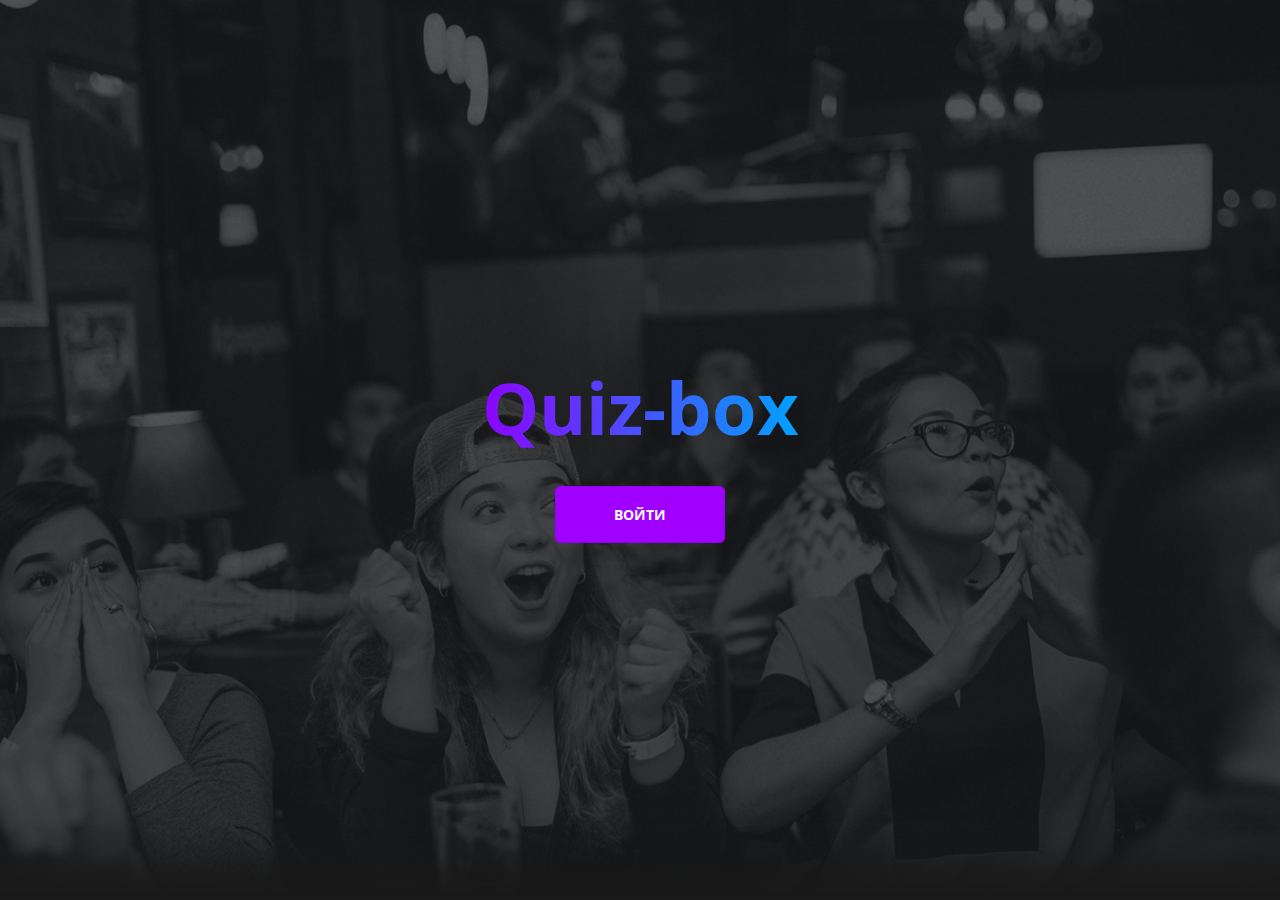
<file: index.html>
<!DOCTYPE html>
<html lang="ru">

<head>
    <meta charset="UTF-8">
    <meta http-equiv="X-UA-Compatible" content="IE=edge">
    <meta name="viewport" content="width=device-width, initial-scale=1.0">
    <link rel="stylesheet" href="./css/main.css">
    <title>Quiz-box</title>
</head>

<body class="main-body">
    <div class="wrapper welcome">
        <div class="welcome__content">
            <a href="#" class="logo welcome__logo">Quiz-box
            </a>
            <a href="./main.html" class=" btn welcome__btn">Войти</a>
        </div>

    </div>
</body>

</html>
</file>
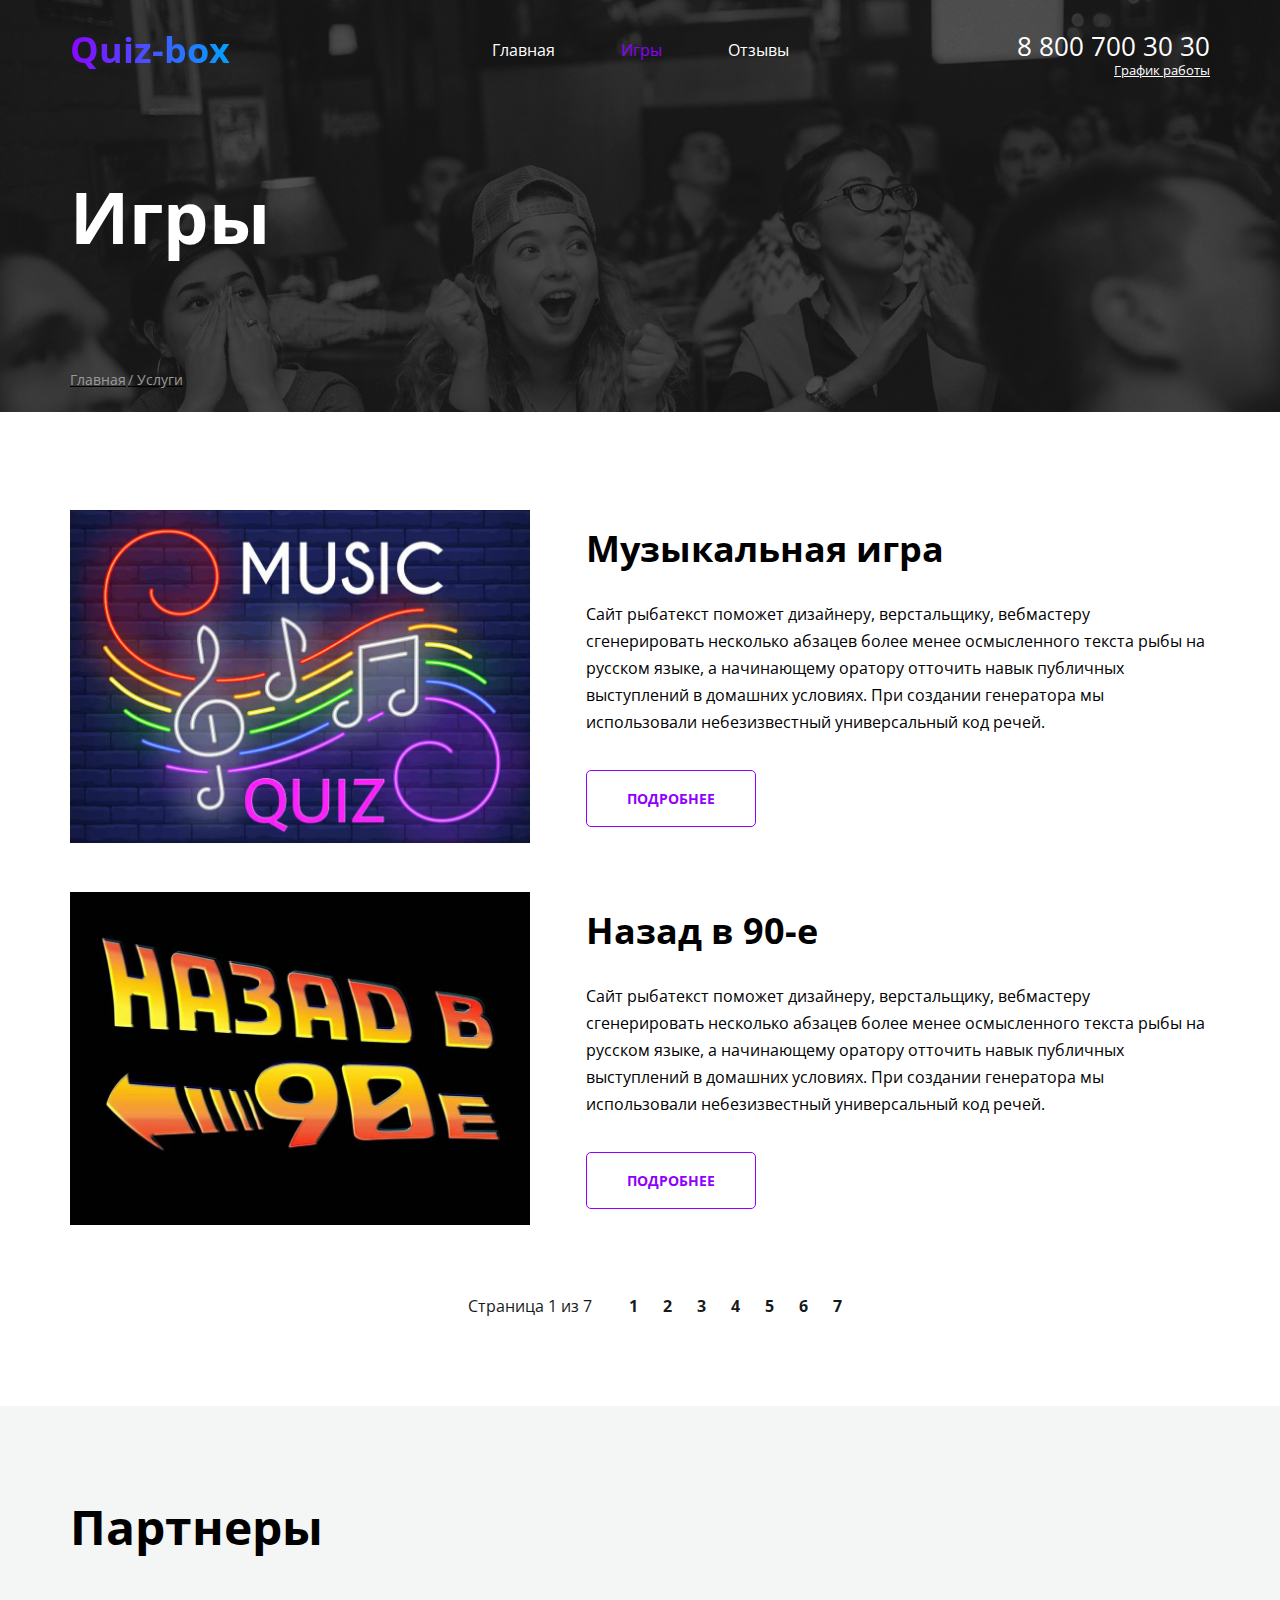
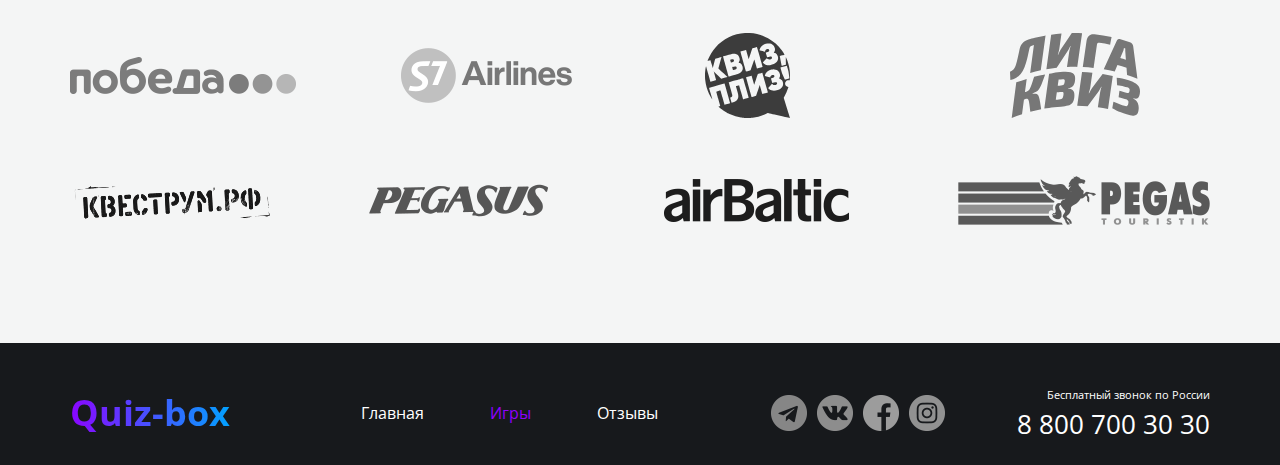
<file: games.html>
<!DOCTYPE html>
<html lang="ru">

<head>
    <meta charset="UTF-8">
    <meta http-equiv="X-UA-Compatible" content="IE=edge">
    <meta name="viewport" content="width=device-width, initial-scale=1.0">
    <link rel="stylesheet" href="./css/main.css">
    <title>Quiz-box</title>
</head>

<body>
    <div class=" wrapper wrapper-games">
        <section class="top-line">
            <header class="header header--shoulders">
                <div class=" container header__container">
                    <a href="./main.html" class="logo header__logo">Quiz-box
                    </a>
                    <nav class="nav-bar header__nav-bar">
                        <ul class="menu header__menu">
                            <li class="menu__item">
                                <a class="menu__link" href="./main.html">Главная</a>
                            </li>
                            <li class="menu__item">
                                <a class="menu__link active" href="./games.html">Игры</a>
                            </li>
                            <li class="menu__item">
                                <a class="menu__link" href="./reviews.html">Отзывы</a>
                            </li>
                        </ul>
                    </nav>
                    <address class="contacts header__contacts games__contacts">
                        <a href="tel:88007003030" class="contacts__phone">8 800 700 30 30</a>
                        <p class="contacts__shedule">График работы
                        </p>
                        <ul class='submenu'>
                            <li class="submenu__work-time">пн-вс: 09:00 - 20:00</li>
                            <li class="submenu__lanch">Обед: 14:00-14:30</li>
                        </ul>
                    </address>
                </div>
            </header>
            <div class="top-line__content container">
                <h1 class="top-line__title">Игры</h1>
                <div class="breadcrumps">
                    <ul class="breadcrumps__list">
                        <li><a href="./index.html" class="breadcrumps__item first-item">Главная</a></li>
                        <li><a href="./games.html" class="breadcrumps__item">Услуги</a></li>
                    </ul>
                </div>

            </div>
        </section>
        <section class="games">
            <div class="container">
                <ul class="games__list">
                    <li class="games__item">
                        <div class="games__header">
                            <img src="./img/music-quiz1.png" alt="" class="games__img ">
                        </div>
                        <div class="games__content">
                            <h3 class="games__title">Музыкальная игра</h3>

                            <p class="games__desc">
                                Сайт рыбатекст поможет дизайнеру, верстальщику, вебмастеру сгенерировать несколько
                                абзацев более менее осмысленного текста рыбы на русском языке, а начинающему оратору
                                отточить навык публичных выступлений в домашних условиях. При создании генератора мы
                                использовали небезизвестный универсальный код речей.
                            </p>
                            <button class="games__button btn ">Подробнее</button>
                        </div>
                    </li>
                    <li class="games__item">
                        <div class="games__header">
                            <img src="./img/bacto90.png" alt="" class="games__img">
                        </div>
                        <div class="games__content">
                            <h3 class="games__title">Назад в 90-е</h3>
                            <p class="games__desc">
                                Сайт рыбатекст поможет дизайнеру, верстальщику, вебмастеру сгенерировать несколько
                                абзацев более менее осмысленного текста рыбы на русском языке, а начинающему оратору
                                отточить навык публичных выступлений в домашних условиях. При создании генератора мы
                                использовали небезизвестный универсальный код речей.
                            </p>
                            <button class="games__button btn ">Подробнее</button>
                        </div>
                    </li>
                </ul>
            </div>

            <div class="nav-menu nav-menu--theme-games nav-menu--theme-dark">
                <p class="nav-menu__info">Страница 1 из 7</p>
                <ul class="nav-menu__list">
                    <li class="nav-menu__item"><a class='nav-menu__link' href="1">1</a></li>
                    <li class="nav-menu__item"><a class='nav-menu__link' href="2">2</a></li>
                    <li class="nav-menu__item"><a class='nav-menu__link' href="3">3</a></li>
                    <li class="nav-menu__item"><a class='nav-menu__link' href="4">4</a></li>
                    <li class="nav-menu__item"><a class='nav-menu__link' href="5">5</a></li>
                    <li class="nav-menu__item"><a class='nav-menu__link' href="6">6</a></li>
                    <li class="nav-menu__item"><a class='nav-menu__link' href="7">7</a></li>
                </ul>
            </div>
        </section>
        <section class="partners">
            <div class="container partners__container">
                <h2 class="partners__title">Партнеры</h2>

                <ul class="partners__list">
                    <li class="partners__item">

                        <a href="" class="partners__link">
                            <img src="./img/partners-logos/pobeda.png" alt="pobeda" class="partners__logo">
                        </a>
                    </li>
                    <li class="partners__item">
                        <a href="" class="partners__link">
                            <img src="./img/partners-logos/s7-airlines.png" alt="s7-airlines" class="partners__logo">
                        </a>
                    </li>
                    <li class="partners__item">
                        <a href="" class="partners__link">
                            <img src="./img/partners-logos/quiz-please.svg" alt="quiz-please" class="partners__logo">
                        </a>
                    </li>
                    <li class="partners__item">
                        <a href="" class="partners__link">
                            <img src="./img/partners-logos/liga-quiz.svg" alt="liga-quiz" class="partners__logo">
                        </a>
                    </li>
                    <li class="partners__item">
                        <a href="" class="partners__link">
                            <img src="./img/partners-logos/quest-room.png" alt="quest-room" class="partners__logo">
                        </a>
                    </li>
                    <li class="partners__item">
                        <a href="" class="partners__link partners__link--pegasus ">
                            <img src="./img/partners-logos/pegasus.png" class="partners__logo">
                        </a>
                    </li>
                    <li class="partners__item">
                        <a href="" class="partners__link">
                            <img src="./img/partners-logos/airbaltic.png" alt="airbaltic" class="partners__logo">
                        </a>
                    </li>
                    <li class="partners__item">
                        <a href="" class="partners__link">
                            <img src="./img/partners-logos/pegas.png" alt="pegas" class="partners__logo">
                        </a>
                    </li>
                </ul>

            </div>
        </section>
        <footer class="footer">
            <div class="container  footer--shoulders">
                <a href="./index.html" class="logo footer__logo">Quiz-box
                </a>
                <nav class="nav-bar footer__nav-bar">
                    <ul class="menu footer__menu">
                        <li class="menu__item">
                            <a class="menu__link" href="./main.html">Главная</a>
                        </li>
                        <li class="menu__item">
                            <a class="menu__link active " href="./games.html">Игры</a>
                        </li>
                        <li class="menu__item">
                            <a class="menu__link " href="./reviews.html">Отзывы</a>
                        </li>
                    </ul>
                </nav>
                <div class="socials footer__socials">
                    <ul class="socials__list">
                        <li class="socials__item">
                            <a class="socials__link socials__link--tg" href="">
                                <img class="socials__icon ">
                            </a>
                        </li>
                        <li class="socials__item">
                            <a class="socials__link socials__link--vk" href="">
                                <img class="socials__icon">
                            </a>
                        </li>
                        <li class="socials__item">
                            <a class="socials__link socials__link--fb" href="">
                                <img class="socials__icon">
                            </a>
                        </li>
                        <li class="socials__item">
                            <a class="socials__link socials__link--ig" href="">
                                <img class="socials__icon">
                            </a>
                        </li>
                    </ul>
                </div>

                <address class="contacts footer__contacts">
                    <p class="contacts__info">Бесплатный звонок по России</p>
                    <a href="tel:88007003030" class="contacts__phone">8 800 700 30 30</a>

                </address>
            </div>
        </footer>

    </div>
</body>

</html>
</file>
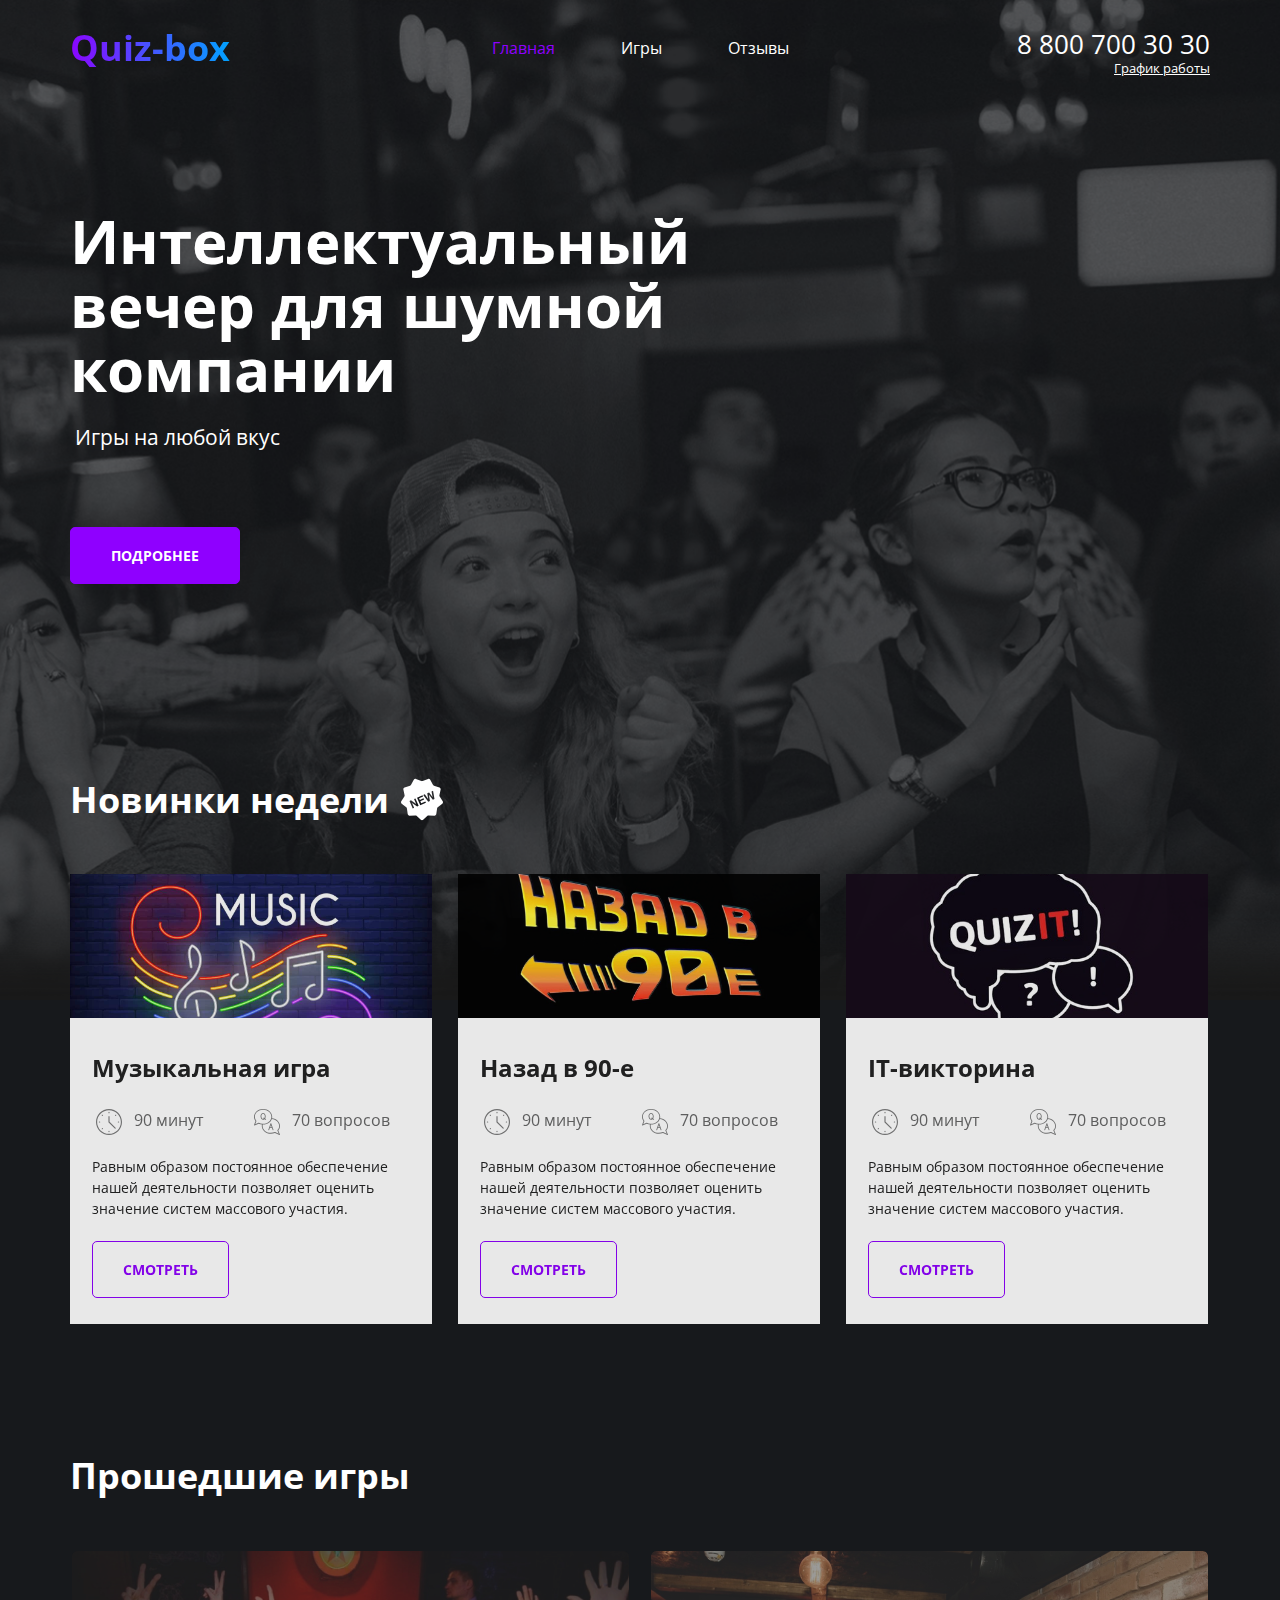
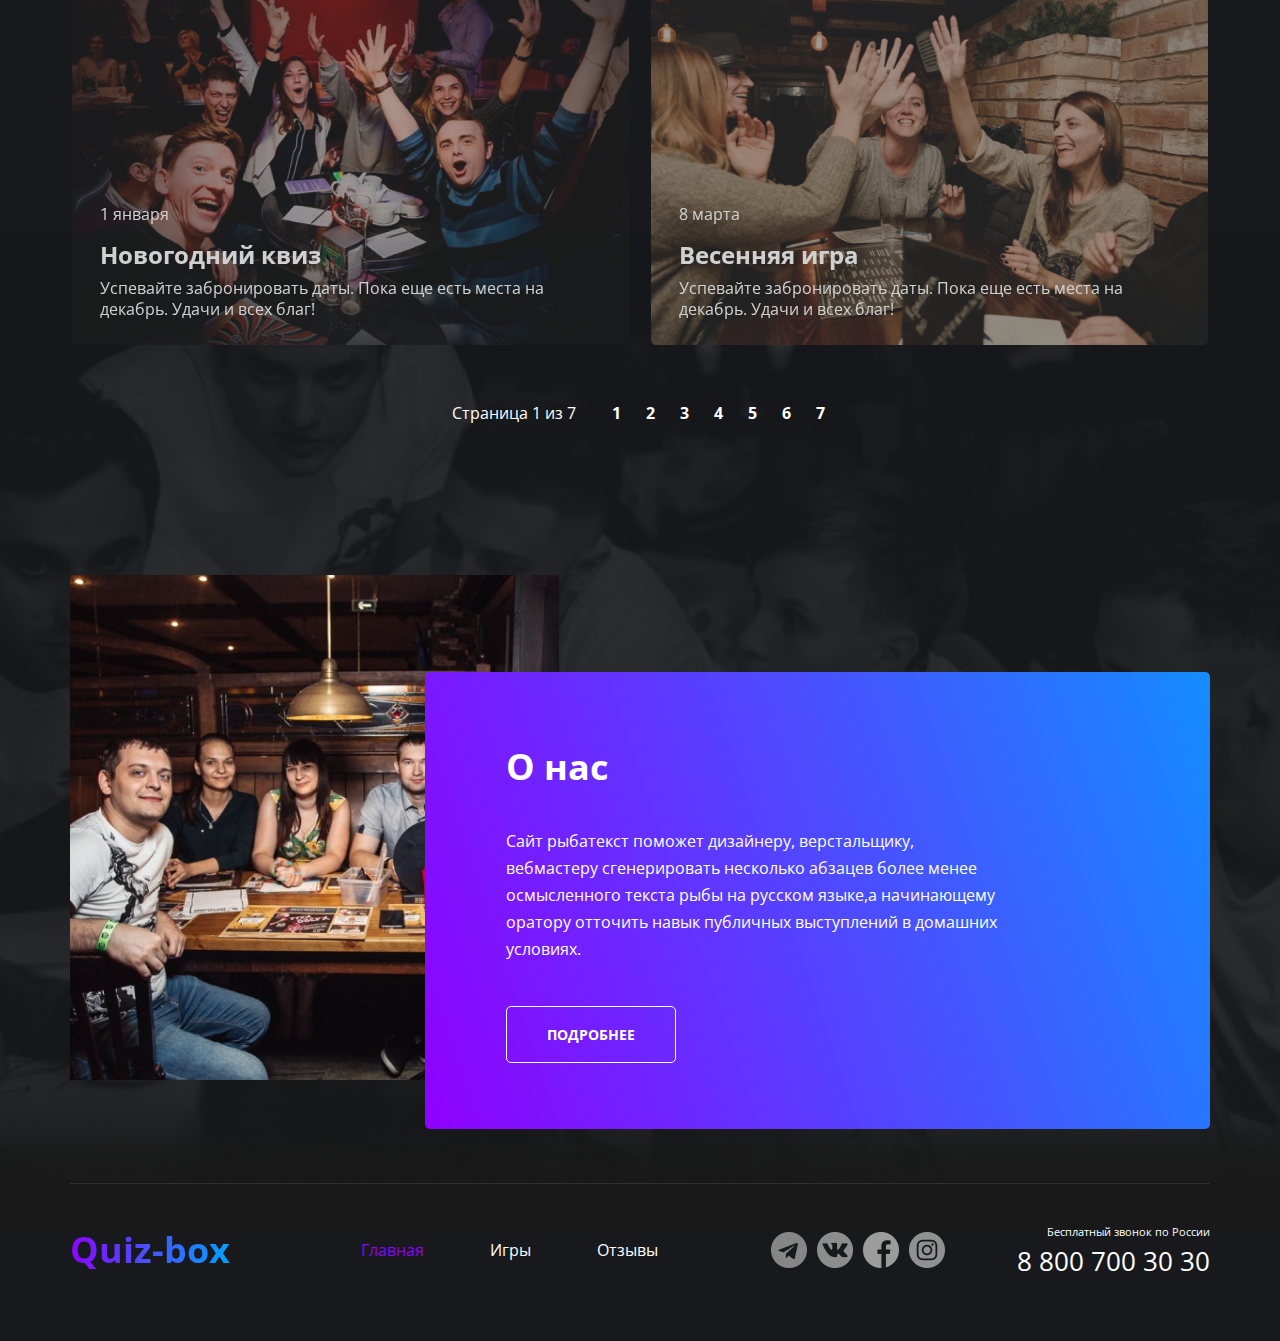
<file: main.html>
<!DOCTYPE html>
<html lang="ru">

<head>
    <meta charset="UTF-8">
    <meta http-equiv="X-UA-Compatible" content="IE=edge">
    <meta name="viewport" content="width=device-width, initial-scale=1.0">
    <link rel="stylesheet" href="./css/main.css">

    <title>Quiz-box</title>
</head>

<body class="main-body">
    <div class="wrapper wrapper__main">
        <section class="hero">
            <header class="header">
                <div class="container header__container">
                    <a href="./index.html" class="logo header__logo">Quiz-box
                    </a>
                    <nav class="nav-bar header__nav-bar">
                        <ul class="menu">
                            <li class="menu__item">
                                <a class="menu__link active" href="./main.html">Главная</a>
                            </li>
                            <li class="menu__item">
                                <a class="menu__link" href="./games.html">Игры</a>
                            </li>
                            <li class="menu__item">
                                <a class="menu__link" href="./reviews.html">Отзывы</a>
                            </li>
                        </ul>
                    </nav>
                    <address class="contacts header__contacts games__contacts">
                        <a href="tel:88007003030" class="contacts__phone">8 800 700 30 30</a>
                        <p class="contacts__shedule">График работы
                        </p>
                        <ul class='submenu'>
                            <li class="submenu__work-time">пн-вс: 09:00 - 20:00</li>
                            <li class="submenu__lanch">Обед: 14:00-14:30</li>
                        </ul>
                    </address>
                </div>
            </header>
            <div class="hero__content container">
                <h1 class="hero__title">Интеллектуальный вечер для шумной компании</h1>
                <p class="hero__text">Игры на любой вкус</p>
                <button class="hero__button btn">Подробнее</button>
            </div>
        </section>
        <section class="week-news">
            <div class="container">
                <h2 class="week-news__main-title">Новинки недели
                    <img class='week-news__ico' src="./img/svg/Group.svg" alt="">
                </h2>
                <ul class="week-news__list">
                    <li class="week-news__item">
                        <div class="week-news__header">
                            <img src="./img/music-quiz1.png" alt="" class="week-news__img week-news_object-position">
                        </div>
                        <div class="week-news__content">
                            <h3 class="week-news__title">Музыкальная игра</h3>
                            <ul class="week-news__features">
                                <li class="week-news__features-item">
                                    <img src="./img/svg/clock.svg" alt="" class="week-news__features-ico">
                                    <div class="week-news__features-text">90 минут</div>
                                </li>
                                <li class="week-news__features-item">
                                    <img src="./img/svg/qa.svg" alt="" class="week-news__features-ico">
                                    <div class="week-news__features-text">70 вопросов</div>
                                </li>
                            </ul>
                            <p class="week-news__desc">
                                Равным образом постоянное обеспечение нашей деятельности позволяет оценить значение
                                систем массового участия.
                            </p>
                            <button class="week-news__button btn btn--theme-bordered">Смотреть</button>
                        </div>
                    </li>
                    <li class="week-news__item">
                        <div class="week-news__header">
                            <img src="./img/bacto90.png" alt="" class="week-news__img">
                        </div>
                        <div class="week-news__content">
                            <h3 class="week-news__title">Назад в 90-е</h3>
                            <ul class="week-news__features">
                                <li class="week-news__features-item">
                                    <img src="./img/svg/clock.svg" alt="" class="week-news__features-ico">
                                    <div class="week-news__features-text">90 минут</div>
                                </li>
                                <li class="week-news__features-item">
                                    <img src="./img/svg/qa.svg" alt="" class="week-news__features-ico">
                                    <div class="week-news__features-text">70 вопросов</div>
                                </li>
                            </ul>
                            <p class="week-news__desc">
                                Равным образом постоянное обеспечение нашей деятельности позволяет оценить значение
                                систем массового участия.
                            </p>
                            <button class="week-news__button btn btn--theme-bordered">Смотреть</button>
                        </div>
                    </li>
                    <li class="week-news__item">
                        <div class="week-news__header">
                            <img src="./img/quizit.png" alt="" class="week-news__img">
                        </div>
                        <div class="week-news__content">
                            <h3 class="week-news__title">IT-викторина</h3>
                            <ul class="week-news__features">
                                <li class="week-news__features-item">
                                    <img src="./img/svg/clock.svg" alt="" class="week-news__features-ico">
                                    <div class="week-news__features-text">90 минут</div>
                                </li>
                                <li class="week-news__features-item">
                                    <img src="./img/svg/qa.svg" alt="" class="week-news__features-ico">
                                    <div class="week-news__features-text">70 вопросов</div>
                                </li>
                            </ul>
                            <p class="week-news__desc">
                                Равным образом постоянное обеспечение нашей деятельности позволяет оценить значение
                                систем массового участия.
                            </p>
                            <button class="week-news__button btn btn--theme-bordered">Смотреть</button>
                        </div>
                    </li>
                </ul>
            </div>
        </section>
        <section class="last-games">
            <div class="container">
                <h2 class="last-games__main-title">Прошедшие игры</h2>
                <ul class="last-games__list">
                    <li class="last-games__item">
                        <a class="last-games__card" href="#">
                            <img class="last-games__img" src="./img/Mask Group.png" alt="1">
                            <div class="last-games__content__box">
                                <date class="last-games__date">1 января</date>
                                <h3 class="last-games__title">Новогодний квиз</h3>
                                <p class="last-games__desc">
                                    Успевайте забронировать даты. Пока еще есть места на декабрь. Удачи и всех благ!
                                </p>
                            </div>
                        </a>
                    </li>
                    <li class="last-games__item">
                        <a class="last-games__card" href="#">
                            <img class="last-games__img" src="./img/Mask Group (2).png" alt="1">
                            <div class="last-games__content__box">
                                <date class="last-games__date">8 марта</date>
                                <h3 class="last-games__title">Весенняя игра</h3>
                                <p class="last-games__desc">
                                    Успевайте забронировать даты. Пока еще есть места на декабрь. Удачи и всех благ!
                                </p>
                            </div>
                        </a>
                    </li>
                </ul>
                <div class="nav-menu">
                    <p class="nav-menu__info">Страница 1 из 7</p>
                    <ul class="nav-menu__list">
                        <li class="nav-menu__item"><a class='nav-menu__link' href="1">1</a></li>
                        <li class="nav-menu__item"><a class='nav-menu__link' href="2">2</a></li>
                        <li class="nav-menu__item"><a class='nav-menu__link' href="3">3</a></li>
                        <li class="nav-menu__item"><a class='nav-menu__link' href="4">4</a></li>
                        <li class="nav-menu__item"><a class='nav-menu__link' href="5">5</a></li>
                        <li class="nav-menu__item"><a class='nav-menu__link' href="6">6</a></li>
                        <li class="nav-menu__item"><a class='nav-menu__link' href="7">7</a></li>

                    </ul>
                </div>
            </div>
        </section>
        <section class="about">
            <div class="container about__container">
                <div class="about__img-box">
                    <img src="./img/kviz_pliz__nizhnii_novgorod_1_qg_large 1.png" alt="about__decor" class="about__img">
                </div>
                <div class="about__desc">
                    <h2 class="about__title">О нас</h2>
                    <p class="about__text">
                        Сайт рыбатекст поможет дизайнеру, верстальщику, вебмастеру сгенерировать несколько абзацев более
                        менее осмысленного текста рыбы на русском языке,а начинающему оратору отточить навык публичных
                        выступлений в домашних условиях.
                    </p>
                    <button class="about__button btn btn--theme-bordered">Подробнее</button>
                </div>
            </div>
        </section>

        <footer class="footer">
            <div class="container footer__container">
                <a href="./index.html" class="logo footer__logo">Quiz-box
                </a>
                <nav class="nav-bar footer__nav-bar">
                    <ul class="menu footer__menu">
                        <li class="menu__item">
                            <a class="menu__link active" href="./main.html">Главная</a>
                        </li>
                        <li class="menu__item">
                            <a class="menu__link " href="./games.html">Игры</a>
                        </li>
                        <li class="menu__item">
                            <a class="menu__link" href="./reviews.html">Отзывы</a>
                        </li>
                    </ul>
                </nav>
                <div class="socials footer__socials">
                    <ul class="socials__list">
                        <li class="socials__item">
                            <a class="socials__link socials__link--tg" href="">
                                <img class="socials__icon ">
                            </a>
                        </li>
                        <li class="socials__item">
                            <a class="socials__link socials__link--vk" href="">
                                <img class="socials__icon">
                            </a>
                        </li>
                        <li class="socials__item">
                            <a class="socials__link socials__link--fb" href="">
                                <img class="socials__icon">
                            </a>
                        </li>
                        <li class="socials__item">
                            <a class="socials__link socials__link--ig" href="">
                                <img class="socials__icon">
                            </a>
                        </li>
                    </ul>
                </div>

                <address class="contacts footer__contacts">
                    <p class="contacts__info">Бесплатный звонок по России</p>
                    <a href="tel:88007003030" class="contacts__phone">8 800 700 30 30</a>

                </address>
            </div>
        </footer>

    </div>
</body>

</html>
</file>
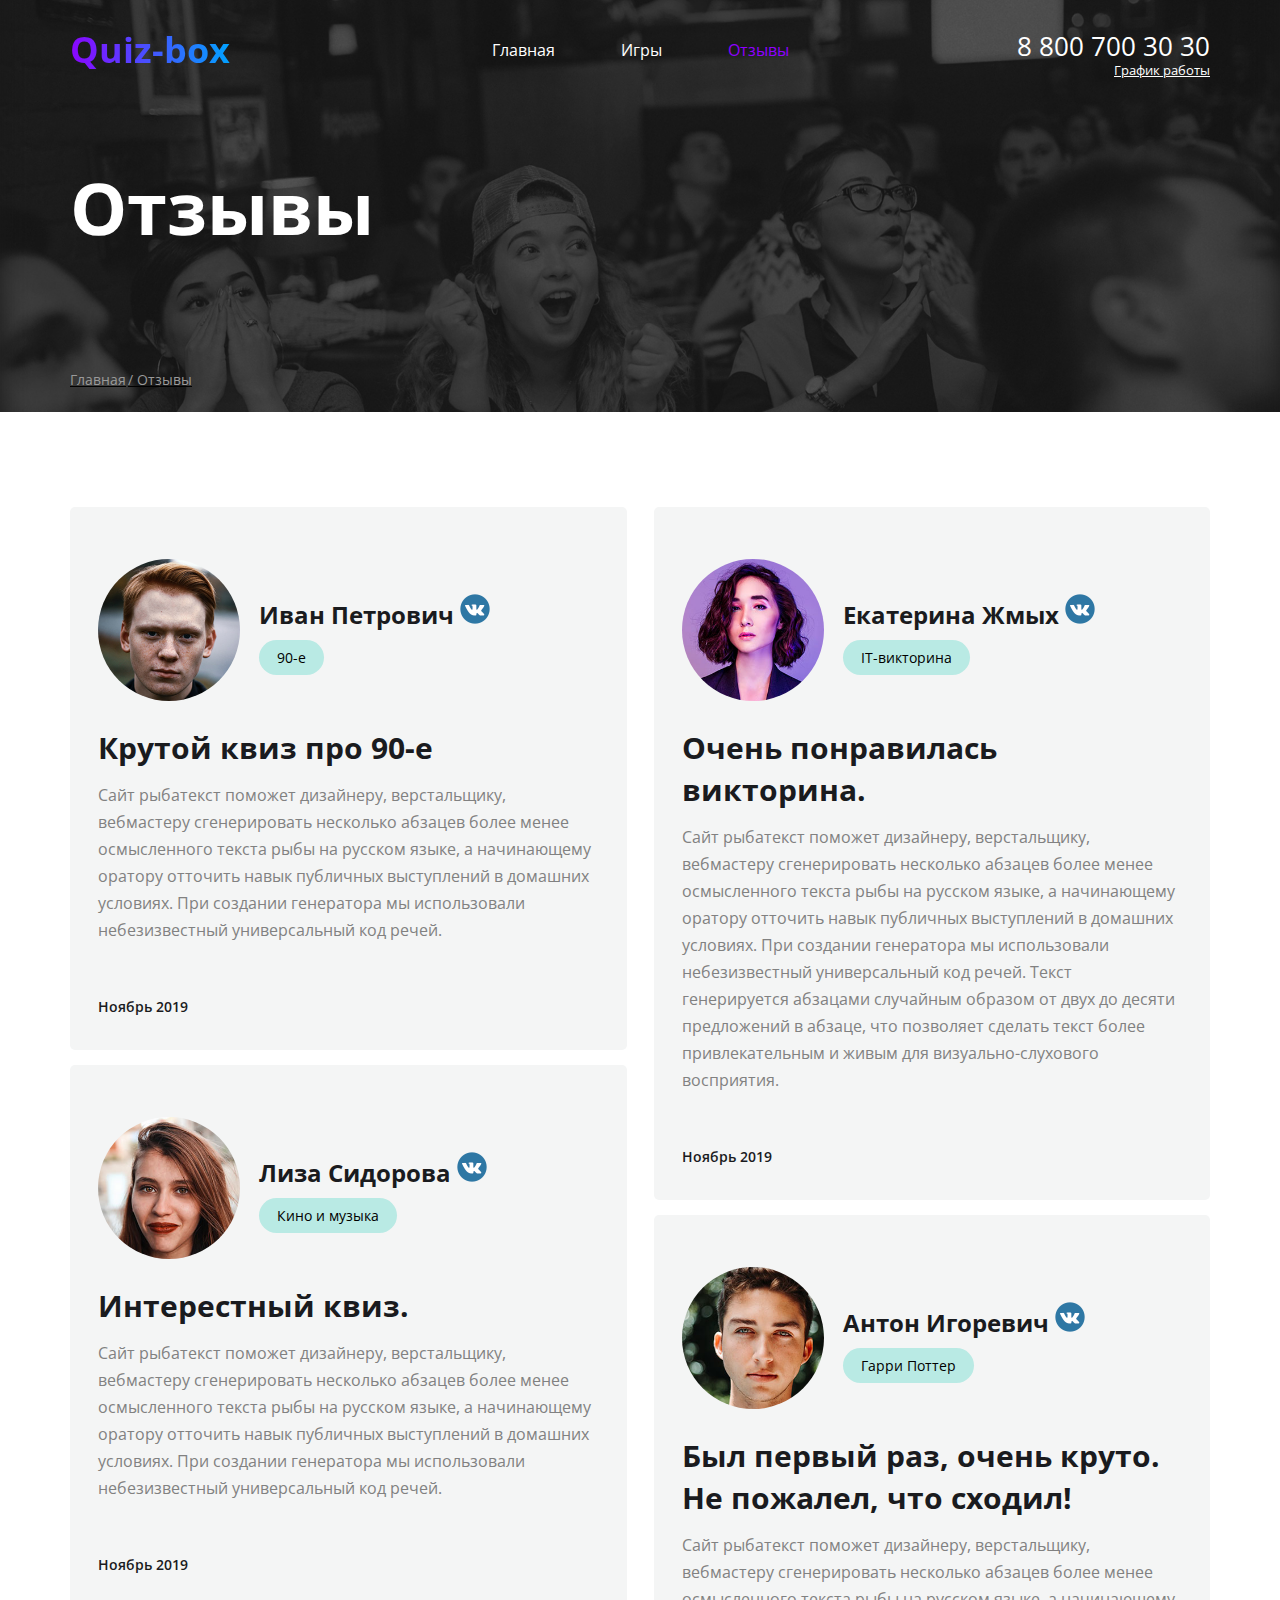
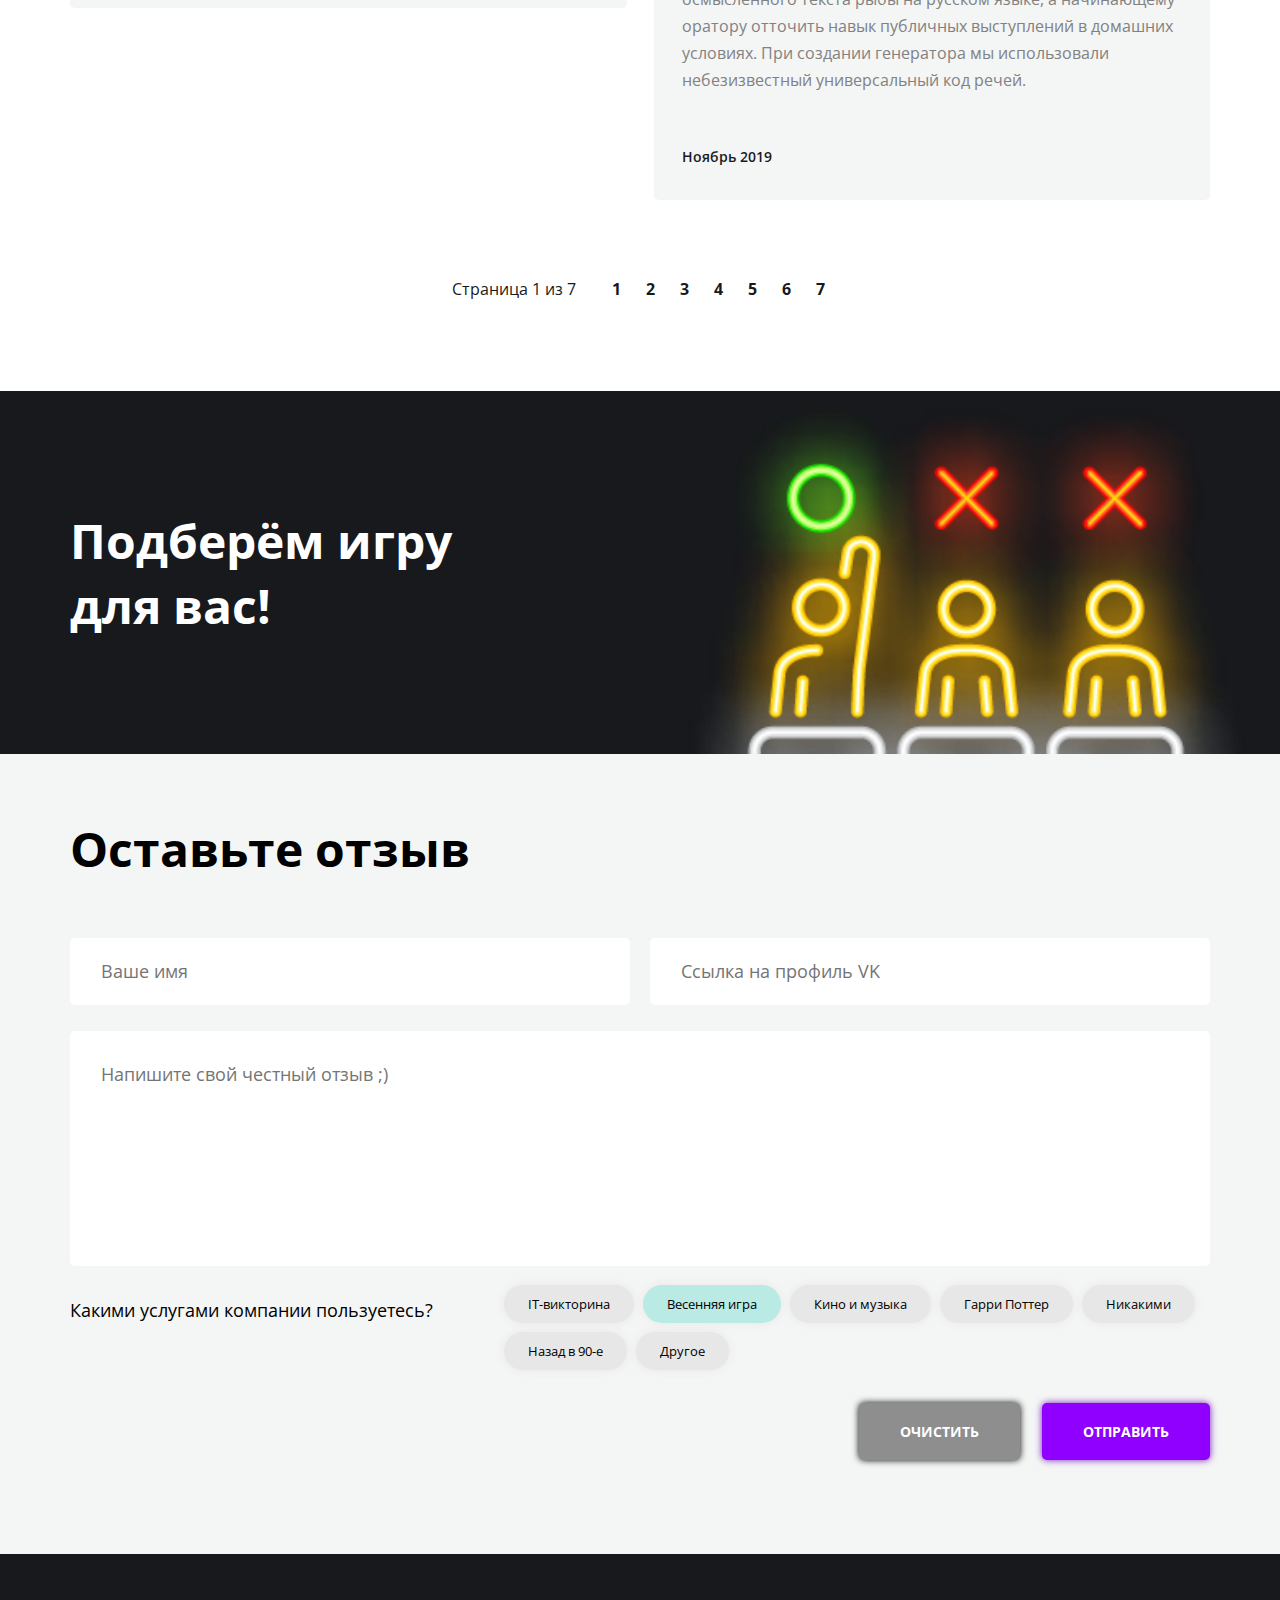
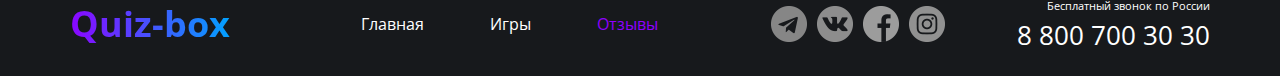
<file: reviews.html>
<!DOCTYPE html>
<html lang="ru">

<head>
    <meta charset="UTF-8">
    <meta http-equiv="X-UA-Compatible" content="IE=edge">
    <meta name="viewport" content="width=device-width, initial-scale=1.0">
    <link rel="stylesheet" href="./css/main.css">
    <title>Quiz-box</title>
</head>

<body>
    <div class=" wrapper wrapper-games">
        <section class="top-line ">
            <header class="header header--shoulders">
                <div class=" container header__container">
                    <a href="./main.html" class="logo header__logo">Quiz-box
                    </a>
                    <nav class="nav-bar header__nav-bar">
                        <ul class="menu header__menu">
                            <li class="menu__item">
                                <a class="menu__link" href="./main.html">Главная</a>
                            </li>
                            <li class="menu__item">
                                <a class="menu__link " href="./games.html">Игры</a>
                            </li>
                            <li class="menu__item">
                                <a class="menu__link active" href="./reviews.html">Отзывы</a>
                            </li>
                        </ul>
                    </nav>
                    <address class="contacts header__contacts games__contacts">
                        <a href="tel:88007003030" class="contacts__phone">8 800 700 30 30</a>
                        <p class="contacts__shedule">График работы
                        </p>
                        <ul class='submenu'>
                            <li class="submenu__work-time">пн-вс: 09:00 - 20:00</li>
                            <li class="submenu__lanch">Обед: 14:00-14:30</li>
                        </ul>
                    </address>
                </div>
            </header>
            <div class="top-line__content container">
                <h1 class="top-line__title top-line__title--reviews">Отзывы</h1>
                <div class="breadcrumps">
                    <ul class="breadcrumps__list">
                        <li><a href="./index.html" class="breadcrumps__item first-item">Главная</a></li>
                        <li><a href="./reviews.html" class="breadcrumps__item">Отзывы</a></li>
                    </ul>
                </div>

            </div>
        </section>
        <section class="reviews">
            <div class="container">
                <ul class="reviews__list">
                    <li class="reviews__item">
                        <div class="reviews__header">
                            <img src="./img/avatars/ginger.jpeg" alt="avatar" class="reviews__avatar">
                            <div class="user-desc">
                                <div class="user-desc__name">Иван Петрович
                                    <a href="#" class="user-desc__socials">
                                        <img class='user-desc__ico' src="./img/svg/vk.png" alt="">
                                    </a>
                                </div>
                                <div class="user-desc__tag">90-е</div>
                            </div>
                        </div>
                        <div class="reviews__content">
                            <h3 class="reviews__title">Крутой квиз про 90-е</h3>
                            <p class="reviews__desc">
                                Сайт рыбатекст поможет дизайнеру, верстальщику, вебмастеру сгенерировать несколько
                                абзацев более менее осмысленного текста рыбы на русском языке, а начинающему оратору
                                отточить навык публичных выступлений в домашних условиях. При создании генератора мы
                                использовали небезизвестный универсальный код речей.
                            </p>
                            <div class="reviews_date">Ноябрь 2019</div>
                        </div>
                    </li>


                    <li class="reviews__item">
                        <div class="reviews__header">
                            <img src="./img/avatars/liza.jpeg" alt="avatar" class="reviews__avatar">

                            <div class="user-desc">
                                <div class="user-desc__name">Лиза Сидорова
                                    <a href="#" class="user-desc__socials">
                                        <img class='user-desc__ico' src="./img/svg/vk.png" alt="">
                                    </a>
                                </div>
                                <div class="user-desc__tag">Кино и музыка</div>
                            </div>
                        </div>
                        <div class="reviews__content">
                            <h3 class="reviews__title">Интерестный квиз.</h3>
                            <p class="reviews__desc">
                                Сайт рыбатекст поможет дизайнеру, верстальщику, вебмастеру сгенерировать несколько
                                абзацев более менее осмысленного текста рыбы на русском языке, а начинающему оратору
                                отточить навык публичных выступлений в домашних условиях. При создании генератора мы
                                использовали небезизвестный универсальный код речей.
                            </p>
                            <div class="reviews_date">Ноябрь 2019</div>
                        </div>
                    </li>
                    <li class="reviews__item">
                        <div class="reviews__header">
                            <img src="./img/avatars/girl.jpeg" alt="avatar" class="reviews__avatar">

                            <div class="user-desc">
                                <div class="user-desc__name">Екатерина Жмых
                                    <a href="#" class="user-desc__socials">
                                        <img class='user-desc__ico' src="./img/svg/vk.png" alt="">
                                    </a>
                                </div>
                                <div class="user-desc__tag">IT-викторина</div>
                            </div>
                        </div>
                        <div class="reviews__content">
                            <h3 class="reviews__title">Очень понравилась викторина.</h3>
                            <p class="reviews__desc">
                                Сайт рыбатекст поможет дизайнеру, верстальщику, вебмастеру сгенерировать несколько
                                абзацев более менее осмысленного текста рыбы на русском языке, а начинающему оратору
                                отточить навык публичных выступлений в домашних условиях. При создании генератора мы
                                использовали небезизвестный универсальный код речей. Текст генерируется абзацами
                                случайным образом от двух до десяти предложений в абзаце, что позволяет сделать текст
                                более привлекательным и живым для визуально-слухового восприятия.
                            </p>
                            <div class="reviews_date">Ноябрь 2019</div>
                        </div>
                    </li>
                    <li class="reviews__item">
                        <div class="reviews__header">
                            <img src="./img/avatars/gay.jpeg" alt="avatar" class="reviews__avatar">

                            <div class="user-desc">
                                <div class="user-desc__name">Антон Игоревич
                                    <a href="#" class="user-desc__socials">
                                        <img class='user-desc__ico' src="./img/svg/vk.png" alt="">
                                    </a>
                                </div>
                                <div class="user-desc__tag">Гарри Поттер</div>
                            </div>
                        </div>
                        <div class="reviews__content">
                            <h3 class="reviews__title">Был первый раз, очень круто.
                                Не пожалел, что сходил!</h3>
                            <p class="reviews__desc">
                                Сайт рыбатекст поможет дизайнеру, верстальщику, вебмастеру сгенерировать несколько
                                абзацев более менее осмысленного текста рыбы на русском языке, а начинающему оратору
                                отточить навык публичных выступлений в домашних условиях. При создании генератора мы
                                использовали небезизвестный универсальный код речей.
                            </p>
                            <div class="reviews_date">Ноябрь 2019</div>
                        </div>
                    </li>
                </ul>
                <div class="nav-menu nav-menu--reviews nav-menu--theme-reviews nav-menu--theme-dark">
                    <p class="nav-menu__info">Страница 1 из 7</p>
                    <ul class="nav-menu__list">
                        <li class="nav-menu__item"><a class='nav-menu__link' href="1">1</a></li>
                        <li class="nav-menu__item"><a class='nav-menu__link' href="2">2</a></li>
                        <li class="nav-menu__item"><a class='nav-menu__link' href="3">3</a></li>
                        <li class="nav-menu__item"><a class='nav-menu__link' href="4">4</a></li>
                        <li class="nav-menu__item"><a class='nav-menu__link' href="5">5</a></li>
                        <li class="nav-menu__item"><a class='nav-menu__link' href="6">6</a></li>
                        <li class="nav-menu__item"><a class='nav-menu__link' href="7">7</a></li>
                    </ul>
                </div>
            </div>
        </section>



        <section class="separator">
            <div class=" container separator__container">
                <h3 class="separator__title">Подберём игру для вас!</h3>
                <img class='separator__img' src="./img/separator.png" alt="">
            </div>
        </section>
        <section class="reviews-form">
            <div class="container">
                <h3 class="reviews-form__title">Оставьте отзыв</h3>
                <form action="">
                    <div class="reviews-form__inputs">
                        <input class='reviews-form__input' type="text" name="name" id="name" placeholder="Ваше имя">
                        <input class='reviews-form__input' type="text" name="social" placeholder="Ссылка на профиль VK">
                    </div>
                    <textarea class='reviews-form__input reviews-form__input--textarea' name="comment"
                        placeholder="Напишите свой честный отзыв ;)"></textarea>
                    <div class="reviews-form__feedback">
                        <div class="reviews-form__question">Какими услугами компании пользуетесь?</div>
                        <ul class="reviews-form__list">
                            <li class="reviews-form__tags">
                                <label class="reviews-form__check-label">
                                    <input type="checkbox" name="tour" class="reviews-form__check">
                                    <span class="reviews-form__tag">IT-викторина </span>
                                </label>
                            <li class="reviews-form__tags">
                                <label class="reviews-form__check-label focused">
                                    <input type="checkbox" name="tour" class="reviews-form__check" checked>
                                    <span class="reviews-form__tag">Весенняя игра</span>
                                </label>
                            </li>
                            <li class="reviews-form__tags">
                                <label class="reviews-form__check-label">
                                    <input type="checkbox" name="tour" class="reviews-form__check">
                                    <span class="reviews-form__tag">Кино и музыка</span>
                                </label>
                            </li>
                            <li class="reviews-form__tags">
                                <label class="reviews-form__check-label">
                                    <input type="checkbox" name="tour" class="reviews-form__check">
                                    <span class="reviews-form__tag">Гарри Поттер</span>
                                </label>
                            </li>
                            <li class="reviews-form__tags">
                                <label class="reviews-form__check-label">
                                    <input type="checkbox" name="tour" class="reviews-form__check">
                                    <span class="reviews-form__tag">Никакими</span>
                                </label>
                            </li>
                            <li class="reviews-form__tags">
                                <label class="reviews-form__check-label">
                                    <input type="checkbox" name="tour" class="reviews-form__check">
                                    <span class="reviews-form__tag">Назад в 90-е</span>
                                </label>
                            </li>
                            <li class="reviews-form__tags">
                                <label class="reviews-form__check-label">
                                    <input type="checkbox" name="tour" class="reviews-form__check">
                                    <span class="reviews-form__tag">Другое </span>
                                </label>
                            </li>
                            </li>
                        </ul>
                    </div>
                    <div class="reviews-form__buttons">
                        <button type='reset' class="reviews-form__button btn btn--theme-dark">Очистить</button>
                        <button type='submit' class="reviews-form__button btn">Отправить</button>
                    </div>
                </form>
            </div>
        </section>
    </div>
</body>

<footer class="footer">
    <div class="container  footer--shoulders">
        <a href="./index.html" class="logo footer__logo">Quiz-box
        </a>
        <nav class="nav-bar footer__nav-bar">
            <ul class="menu footer__menu">
                <li class="menu__item">
                    <a class="menu__link" href="./main.html">Главная</a>
                </li>
                <li class="menu__item">
                    <a class="menu__link " href="./games.html">Игры</a>
                </li>
                <li class="menu__item">
                    <a class="menu__link active" href="./reviews.html">Отзывы</a>
                </li>
            </ul>
        </nav>
        <div class="socials footer__socials">
            <ul class="socials__list">
                <li class="socials__item">
                    <a class="socials__link socials__link--tg" href="">
                        <img class="socials__icon ">
                    </a>
                </li>
                <li class="socials__item">
                    <a class="socials__link socials__link--vk" href="">
                        <img class="socials__icon">
                    </a>
                </li>
                <li class="socials__item">
                    <a class="socials__link socials__link--fb" href="">
                        <img class="socials__icon">
                    </a>
                </li>
                <li class="socials__item">
                    <a class="socials__link socials__link--ig" href="">
                        <img class="socials__icon">
                    </a>
                </li>
            </ul>
        </div>

        <address class="contacts footer__contacts">
            <p class="contacts__info">Бесплатный звонок по России</p>
            <a href="tel:88007003030" class="contacts__phone">8 800 700 30 30</a>

        </address>
    </div>
</footer>

</div>
</body>

</html>
</file>
<file: css/main.css>
@import url(./layout/normalize.css);
@import url(./layout/fonts.css);
@import url(./layout/base.css);
@import url(./blocks/header.css);
@import url(./blocks/contacts.css);
@import url(./blocks/button.css);
@import url(./blocks/main-page.css);
@import url(./blocks/games-page.css);
@import url(./blocks/welcome-page.css);
@import url(./blocks/reviews.css);
@import url(./blocks/separator.css);
@import url(./blocks/reviews-form.css);
@import url(./blocks/partners.css);
@import url(./blocks/breadcrumps.css);
@import url(./blocks/container.css);
@import url(./blocks/hero.css);
@import url(./blocks/week-news.css);
@import url(./blocks/last-games.css);
@import url(./blocks/nav-menu.css);
@import url(./blocks/about.css);
@import url(./blocks/footer.css);
</file>
